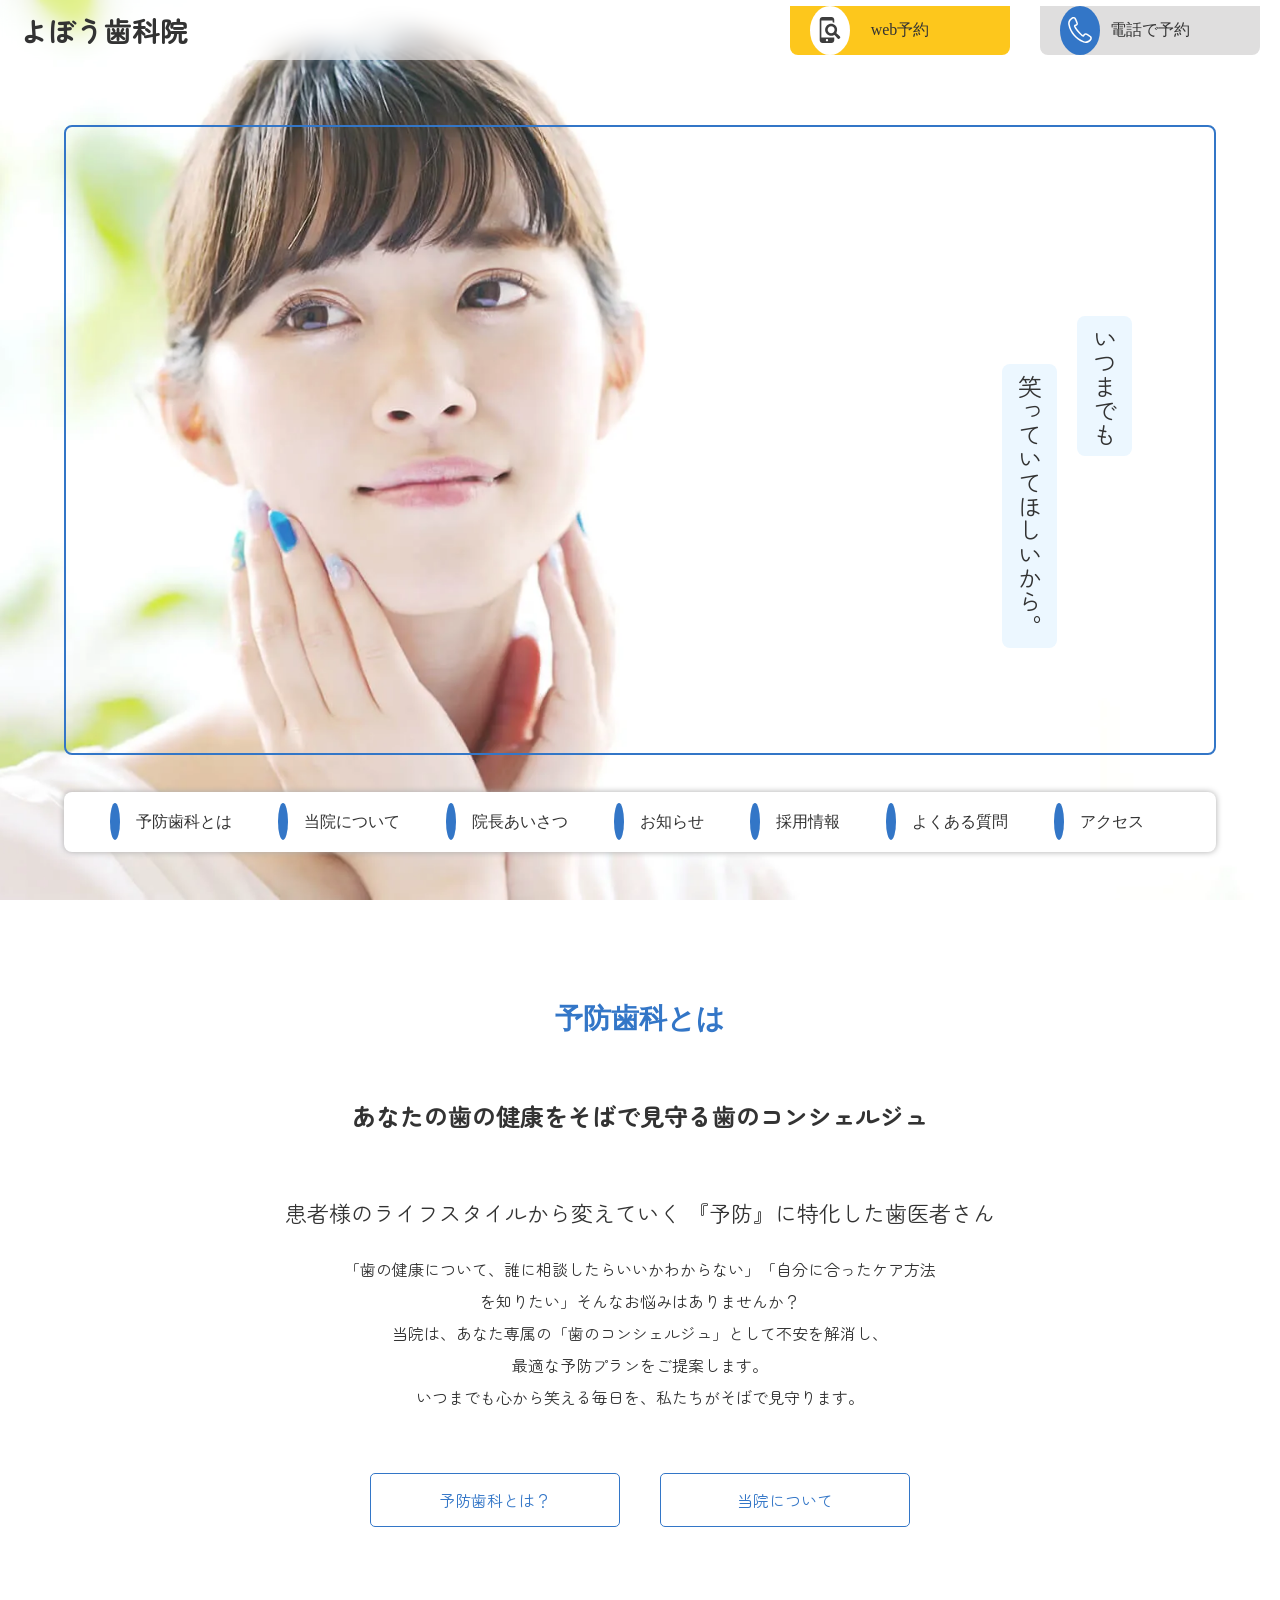
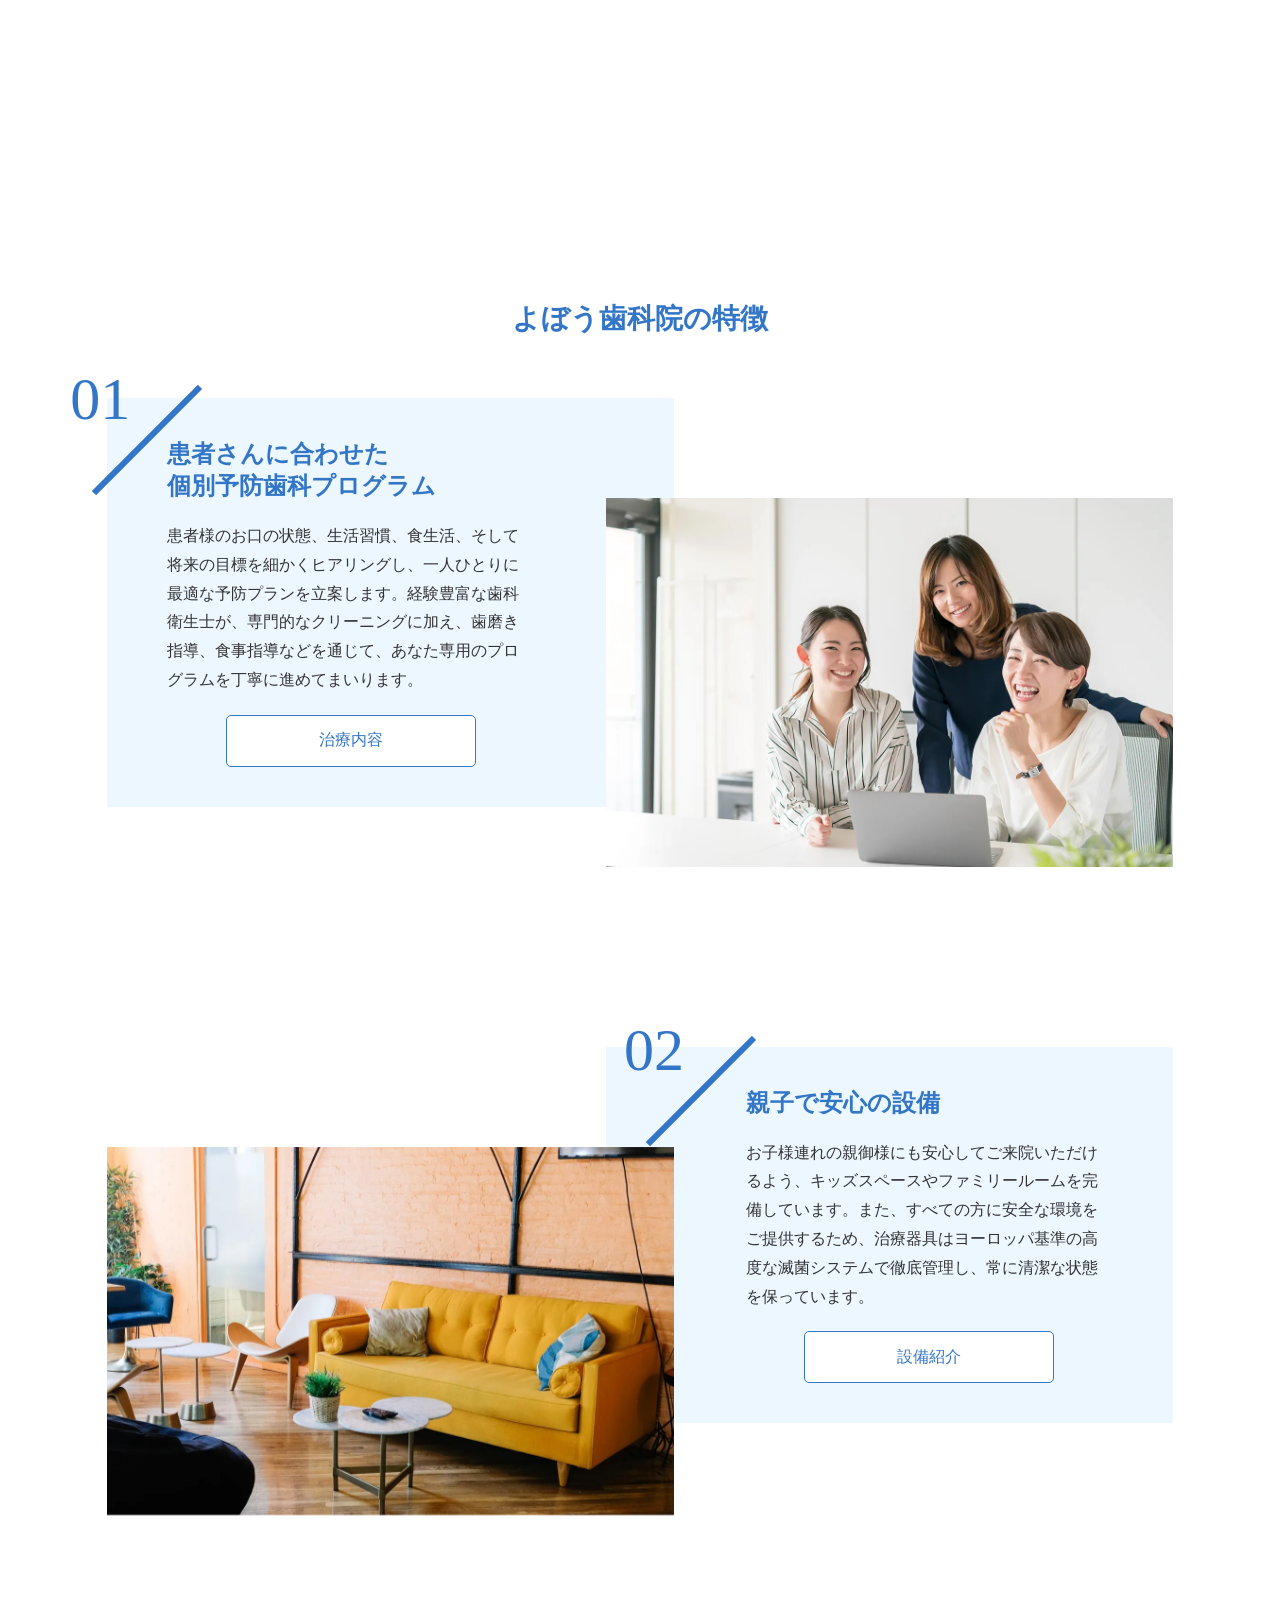
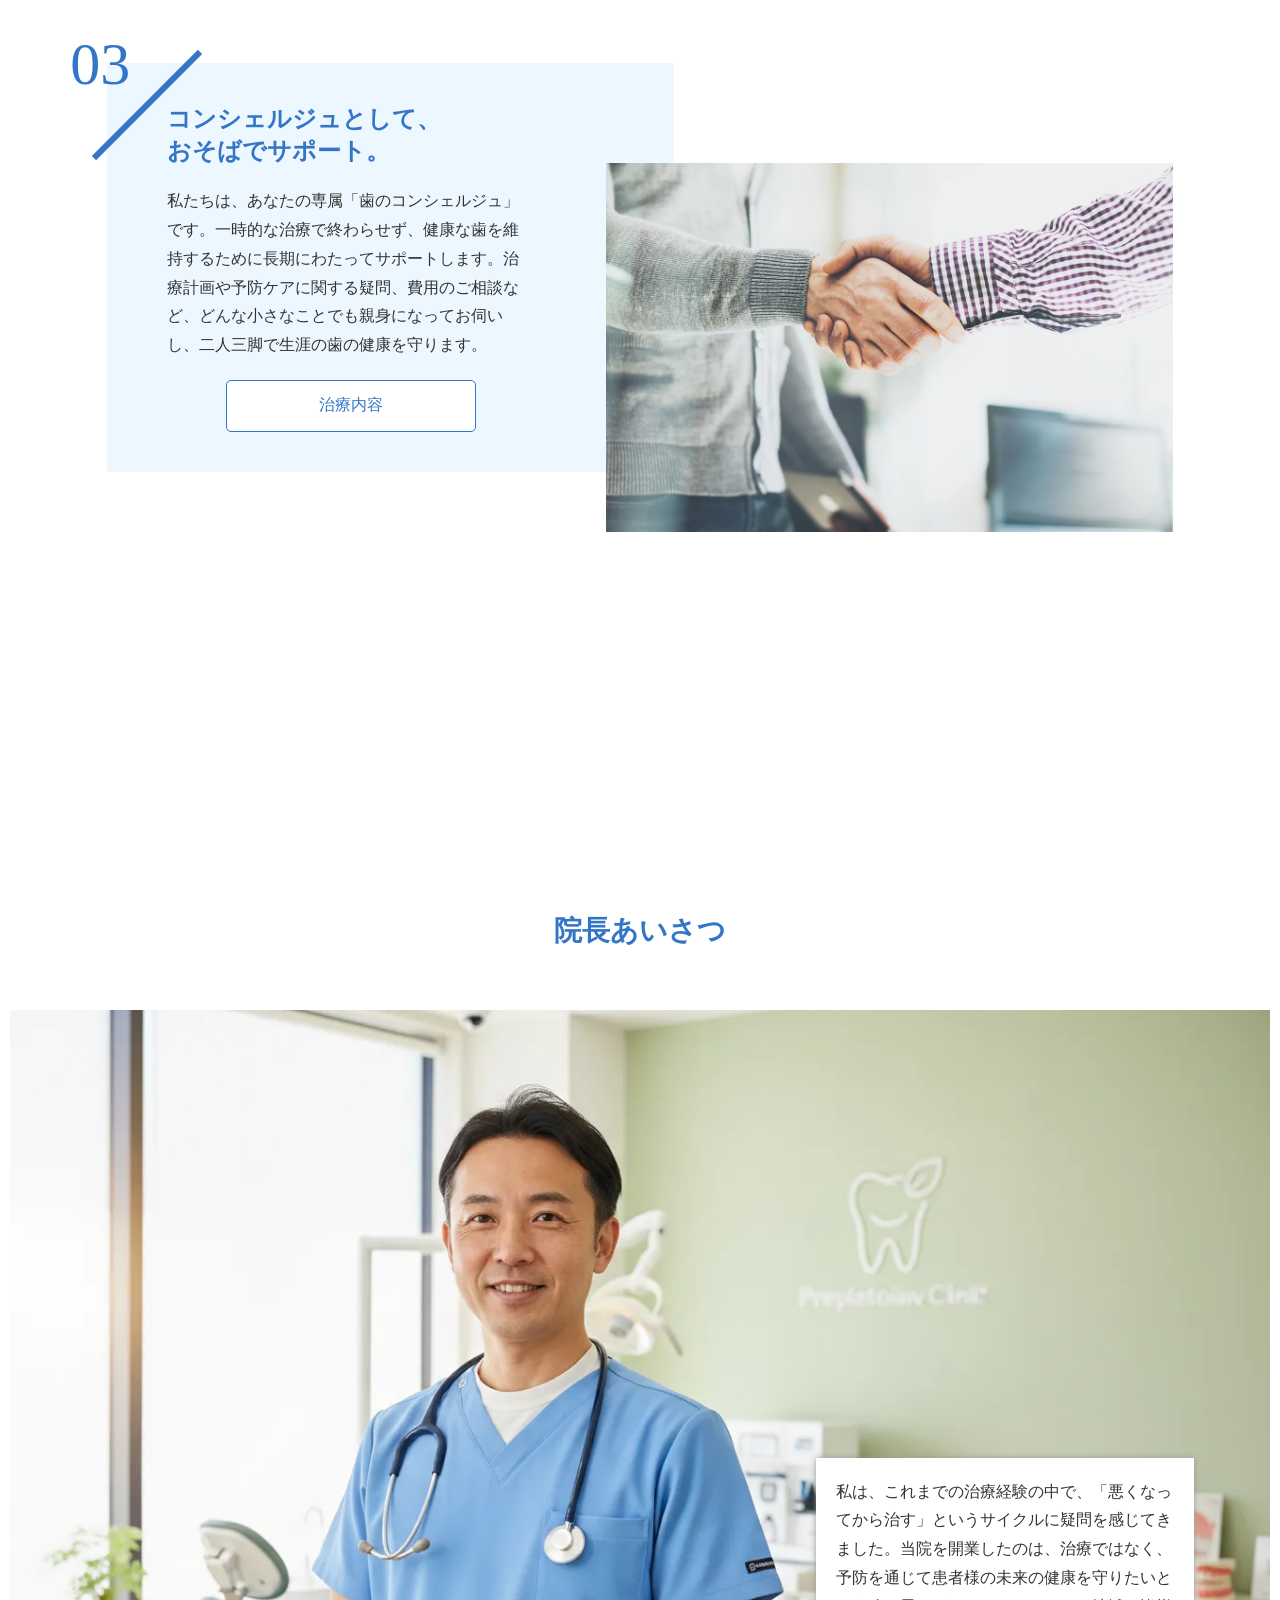
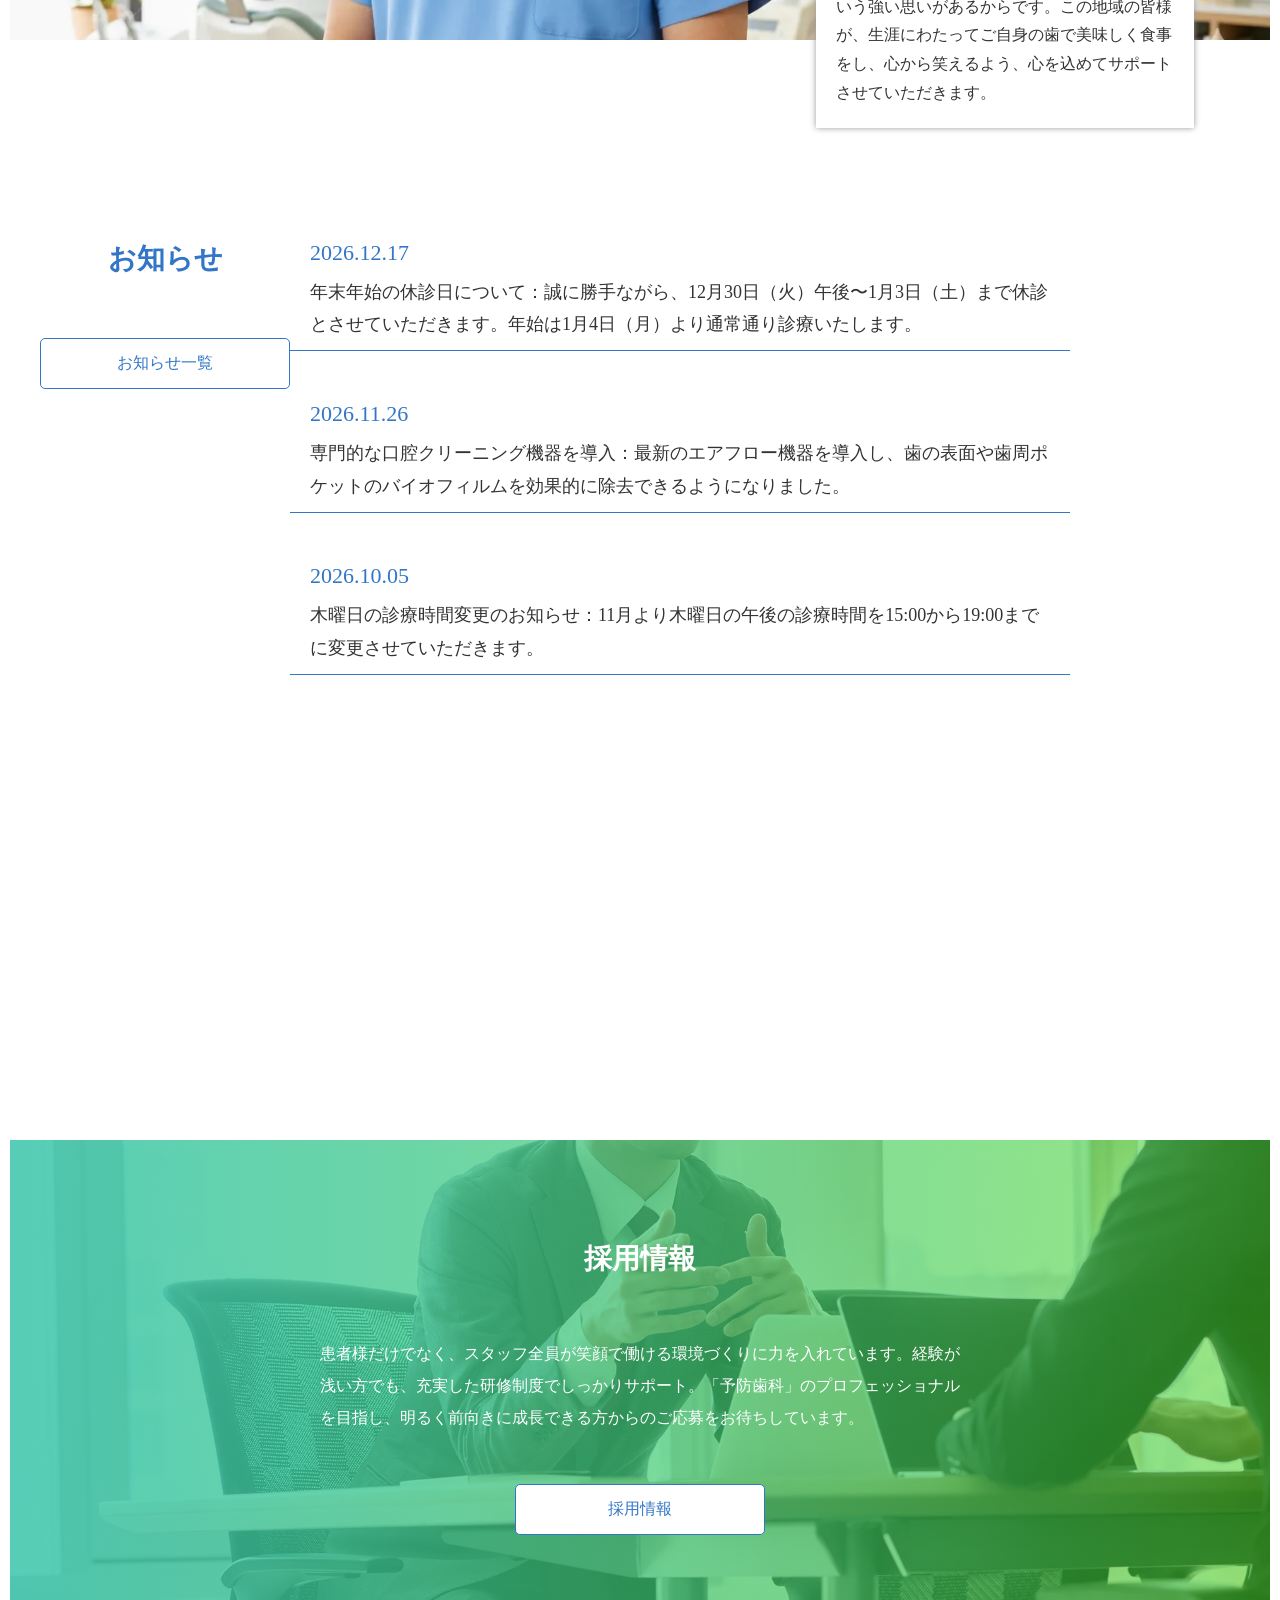
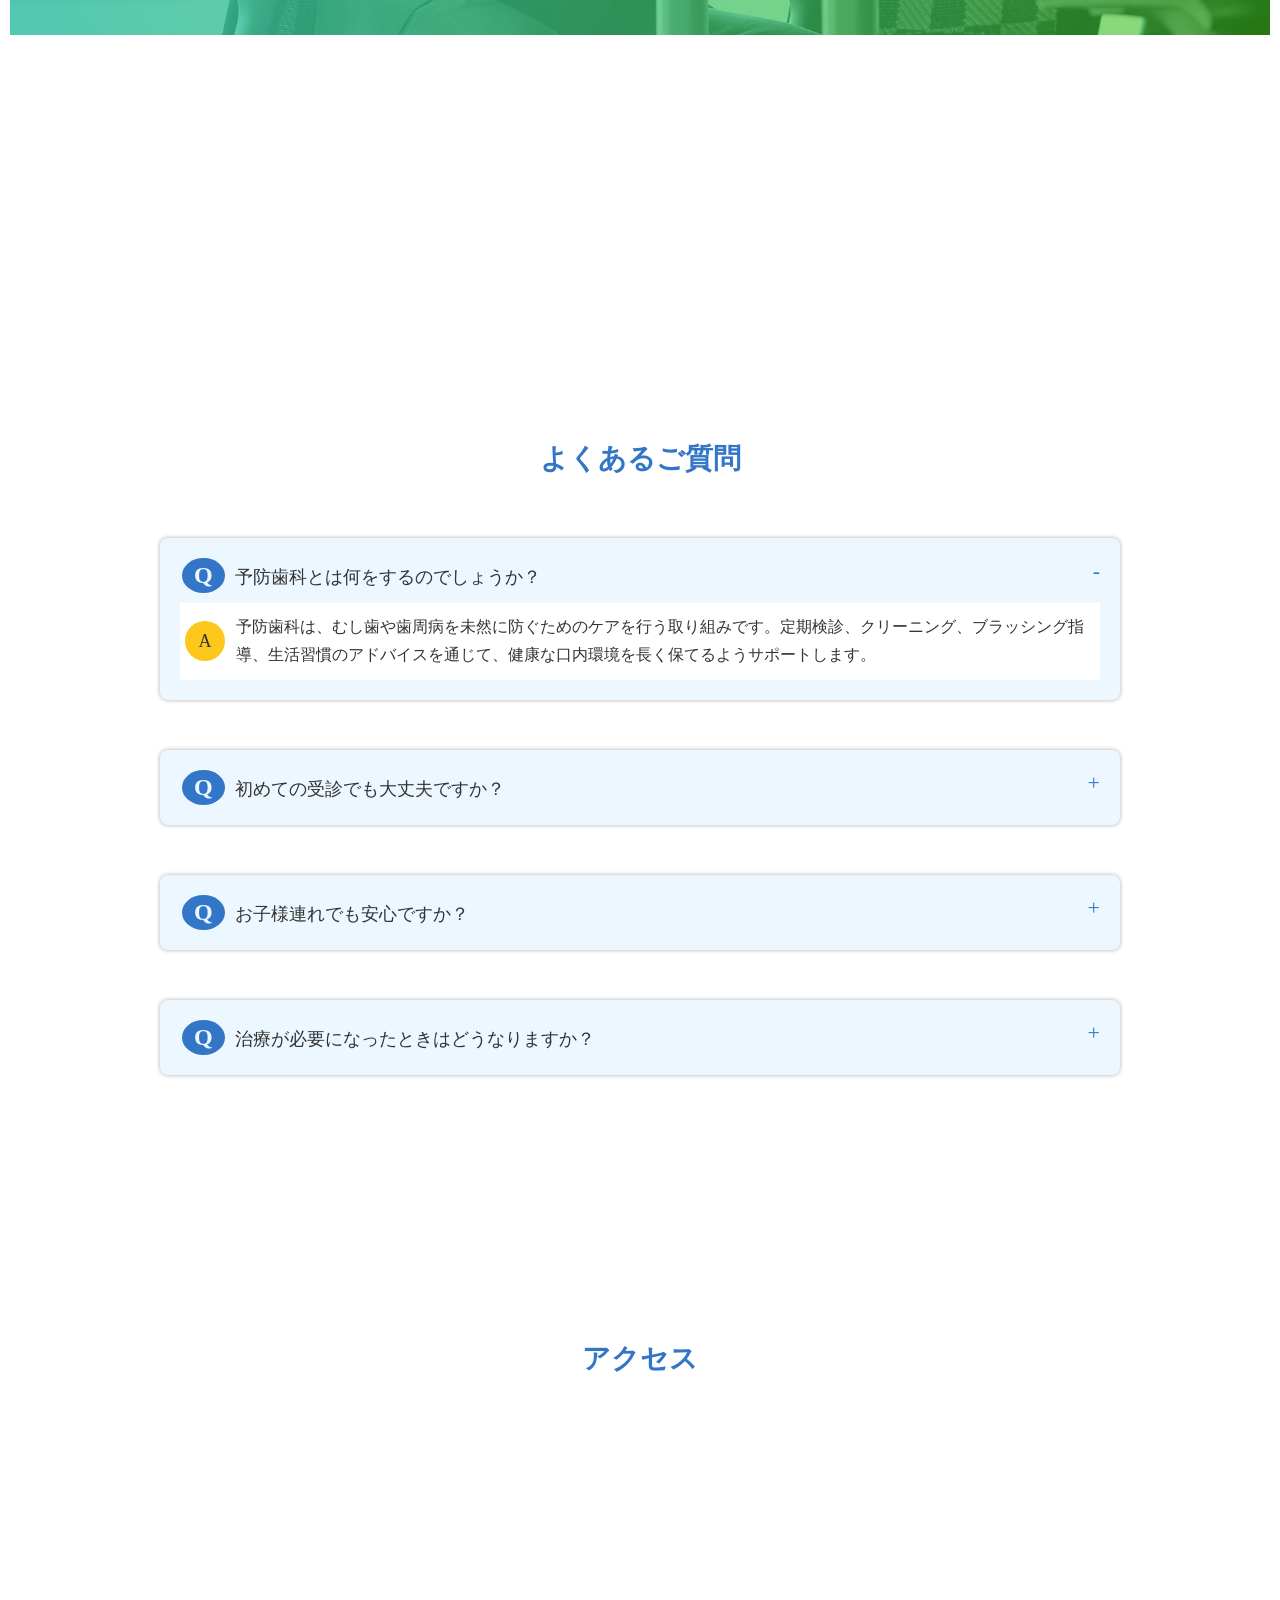
<file: dental-1022/index.html>
<!DOCTYPE html>
<html lang="ja">

<head>
  <meta charset="UTF-8">
  <meta name="viewport" content="width=device-width, initial-scale=1.0">
  <title>Sassを使ったサイト制作</title>
  <link rel="preconnect" href="https://fonts.googleapis.com">
  <link rel="preconnect" href="https://fonts.gstatic.com" crossorigin>
  <link href="https://fonts.googleapis.com/css2?family=Zen+Maru+Gothic&display=swap" rel="stylesheet">
  <link rel="stylesheet" href="css/style.css">
</head>

<body>

  <header>
    <h1><a href="#">よぼう歯科院</a></h1>
    <div class="btn-wrapper">
      <a href="#" class="to-form">web予約</a>
      <a href="#" class="tel">電話で予約</a>
    </div>
  </header>

  <nav class="pc-nav">
    <ul>
      <li><a href="#prevention">予防歯科とは</a></li>
      <li><a href="#about">当院について</a></li>
      <li><a href="#intro">院長あいさつ</a></li>
      <li><a href="#news">お知らせ</a></li>
      <li><a href="#recruit">採用情報</a></li>
      <li><a href="#faq">よくある質問</a></li>
      <li><a href="#access">アクセス</a></li>
    </ul>
  </nav>

  <div class="main-visual">
    <img src="img/main-01.webp" alt="">
  </div>
  <p class="vertical"><span>いつまでも</span>
    <span>笑っていてほしいから。</span>
  </p>

  <main>
    <section class="page-section" id="prevention">
      <h2>予防歯科とは</h2>
      <div class="prevention-wrapper">
        <h3>あなたの歯の健康をそばで見守る歯のコンシェルジュ</h3>
        <p class="tag-line">
          患者様のライフスタイルから変えていく
          『予防』に特化した歯医者さん</p>
        <p class="lead">
          「歯の健康について、誰に相談したらいいかわからない」「自分に合ったケア方法を知りたい」そんなお悩みはありませんか？ <br>当院は、あなた専属の「歯のコンシェルジュ」として不安を解消し、<br>
          最適な予防プランをご提案します。<br>
          いつまでも心から笑える毎日を、私たちがそばで見守ります。</p>
        <div class="prevention-btn-wrapper">
          <a href="#" class="button-1">予防歯科とは？</a>
          <a href="#" class="button-1">当院について</a>
        </div>
      </div>
    </section>

    <section class="page-section" id="about">
      <h2>よぼう歯科院の特徴</h2>
      <div class="about-wrapper">

        <div class="about-inner">
          <div class="about-text">
            <h3>患者さんに合わせた <br>
              個別予防歯科プログラム</h3>
            <p class="number">01</p>
            <p class="about-content">
              患者様のお口の状態、生活習慣、食生活、そして将来の目標を細かくヒアリングし、一人ひとりに最適な予防プランを立案します。経験豊富な歯科衛生士が、専門的なクリーニングに加え、歯磨き指導、食事指導などを通じて、あなた専用のプログラムを丁寧に進めてまいります。
            </p>
            <a href="" class="button-1">治療内容</a>
          </div>
          <div class="about-img">
            <img src="img/content-01.webp" alt="">
          </div>
        </div>

        <div class="about-inner">
          <div class="about-text">
            <h3>親子で安心の設備</h3>
            <p class="number">02</p>
            <p class="about-content">
              お子様連れの親御様にも安心してご来院いただけるよう、キッズスペースやファミリールームを完備しています。また、すべての方に安全な環境をご提供するため、治療器具はヨーロッパ基準の高度な滅菌システムで徹底管理し、常に清潔な状態を保っています。
            </p>
            <a href="" class="button-1">
              設備紹介</a>
          </div>
          <div class="about-img">
            <img src="img/content-02.webp" alt="">
          </div>
        </div>

        <div class="about-inner">
          <div class="about-text">
            <h3>コンシェルジュとして、 <br>おそばでサポート。</h3>
            <p class="number">03</p>
            <p class="about-content">
              私たちは、あなたの専属「歯のコンシェルジュ」です。一時的な治療で終わらせず、健康な歯を維持するために長期にわたってサポートします。治療計画や予防ケアに関する疑問、費用のご相談など、どんな小さなことでも親身になってお伺いし、二人三脚で生涯の歯の健康を守ります。
            </p>
            <a href="" class="button-1">治療内容</a>
          </div>
          <div class="about-img">
            <img src="img/content-03.webp" alt="">
          </div>
        </div>
      </div>
    </section>

    <section class="page-section" id="intro">
      <h2>院長あいさつ</h2>
      <div class="intro-wrapper">
        <img src="img/intro.webp" alt="">
        <P class="intro-text">
          私は、これまでの治療経験の中で、「悪くなってから治す」というサイクルに疑問を感じてきました。当院を開業したのは、治療ではなく、予防を通じて患者様の未来の健康を守りたいという強い思いがあるからです。この地域の皆様が、生涯にわたってご自身の歯で美味しく食事をし、心から笑えるよう、心を込めてサポートさせていただきます。
        </P>
      </div>
    </section>

    <section class="page-section" id="news">
      <div class="news-wrapper">
        <div class="news-title">
          <h2>お知らせ</h2>
          <a href="#" class="button-1"> お知らせ一覧</a>
        </div>

        <dl class="news-list">
          <dt>2026.12.17</dt>
          <dd> 年末年始の休診日について：誠に勝手ながら、12月30日（火）午後〜1月3日（土）まで休診とさせていただきます。年始は1月4日（月）より通常通り診療いたします。</dd>

          <dt>2026.11.26</dt>
          <dd>専門的な口腔クリーニング機器を導入：最新のエアフロー機器を導入し、歯の表面や歯周ポケットのバイオフィルムを効果的に除去できるようになりました。</dd>

          <dt>2026.10.05</dt>
          <dd>木曜日の診療時間変更のお知らせ：11月より木曜日の午後の診療時間を15:00から19:00までに変更させていただきます。
          </dd>
        </dl>
        </div>
    </section>
    
    <section class="page-section" id="recruit">

      <div class="recruit-wrapper">
        <h2>採用情報</h2>
        <p class="recruit-text">
          患者様だけでなく、スタッフ全員が笑顔で働ける環境づくりに力を入れています。経験が浅い方でも、充実した研修制度でしっかりサポート。「予防歯科」のプロフェッショナルを目指し、明るく前向きに成長できる方からのご応募をお待ちしています。
        </p>
        <a href="#" class="button-1">採用情報</a>
      </div>
    </section>

    <section class="page-section" id="faq">

      <h2 >よくあるご質問</h2>

      <div class="faq-list">
        <details open name="faq">
          <summary>予防歯科とは何をするのでしょうか？</summary>
          <p class="answer">予防歯科は、むし歯や歯周病を未然に防ぐためのケアを行う取り組みです。定期検診、クリーニング、ブラッシング指導、生活習慣のアドバイスを通じて、健康な口内環境を長く保てるようサポートします。</p>
        </details>

        <details name="faq">
          <summary>初めての受診でも大丈夫ですか？</summary>
            <p class="answer">はい、初めての方でも安心してご来院いただけます。お口の状態やご不安なことを丁寧にお伺いし、今後のケアについてわかりやすくご説明いたします。</p>
        </details>

        <details name="faq">
          <summary>お子様連れでも安心ですか？</summary>
            <p class="answer">もちろんです。小さなお子様連れのご家族にも安心してご来院いただけるよう、優しい対応を心がけています。早い時期からの予防ケアで、将来の歯の健康を守ることができます。</p>
        </details>

        <details name="faq">
          <summary>治療が必要になったときはどうなりますか？</summary>
            <p class="answer">まずは状態を丁寧に確認し、最適な治療計画をご提案します。患者様に安心してご納得いただけるよう、わかりやすくご説明したうえで、負担を少なくしながら進めていきます。</p>
        </details>
      </div>
    </section>

    <section class="page-section" id="access">
      <h2>アクセス</h2>
    </section>

  </main>

  <footer></footer>

</body>

</html>
</file>
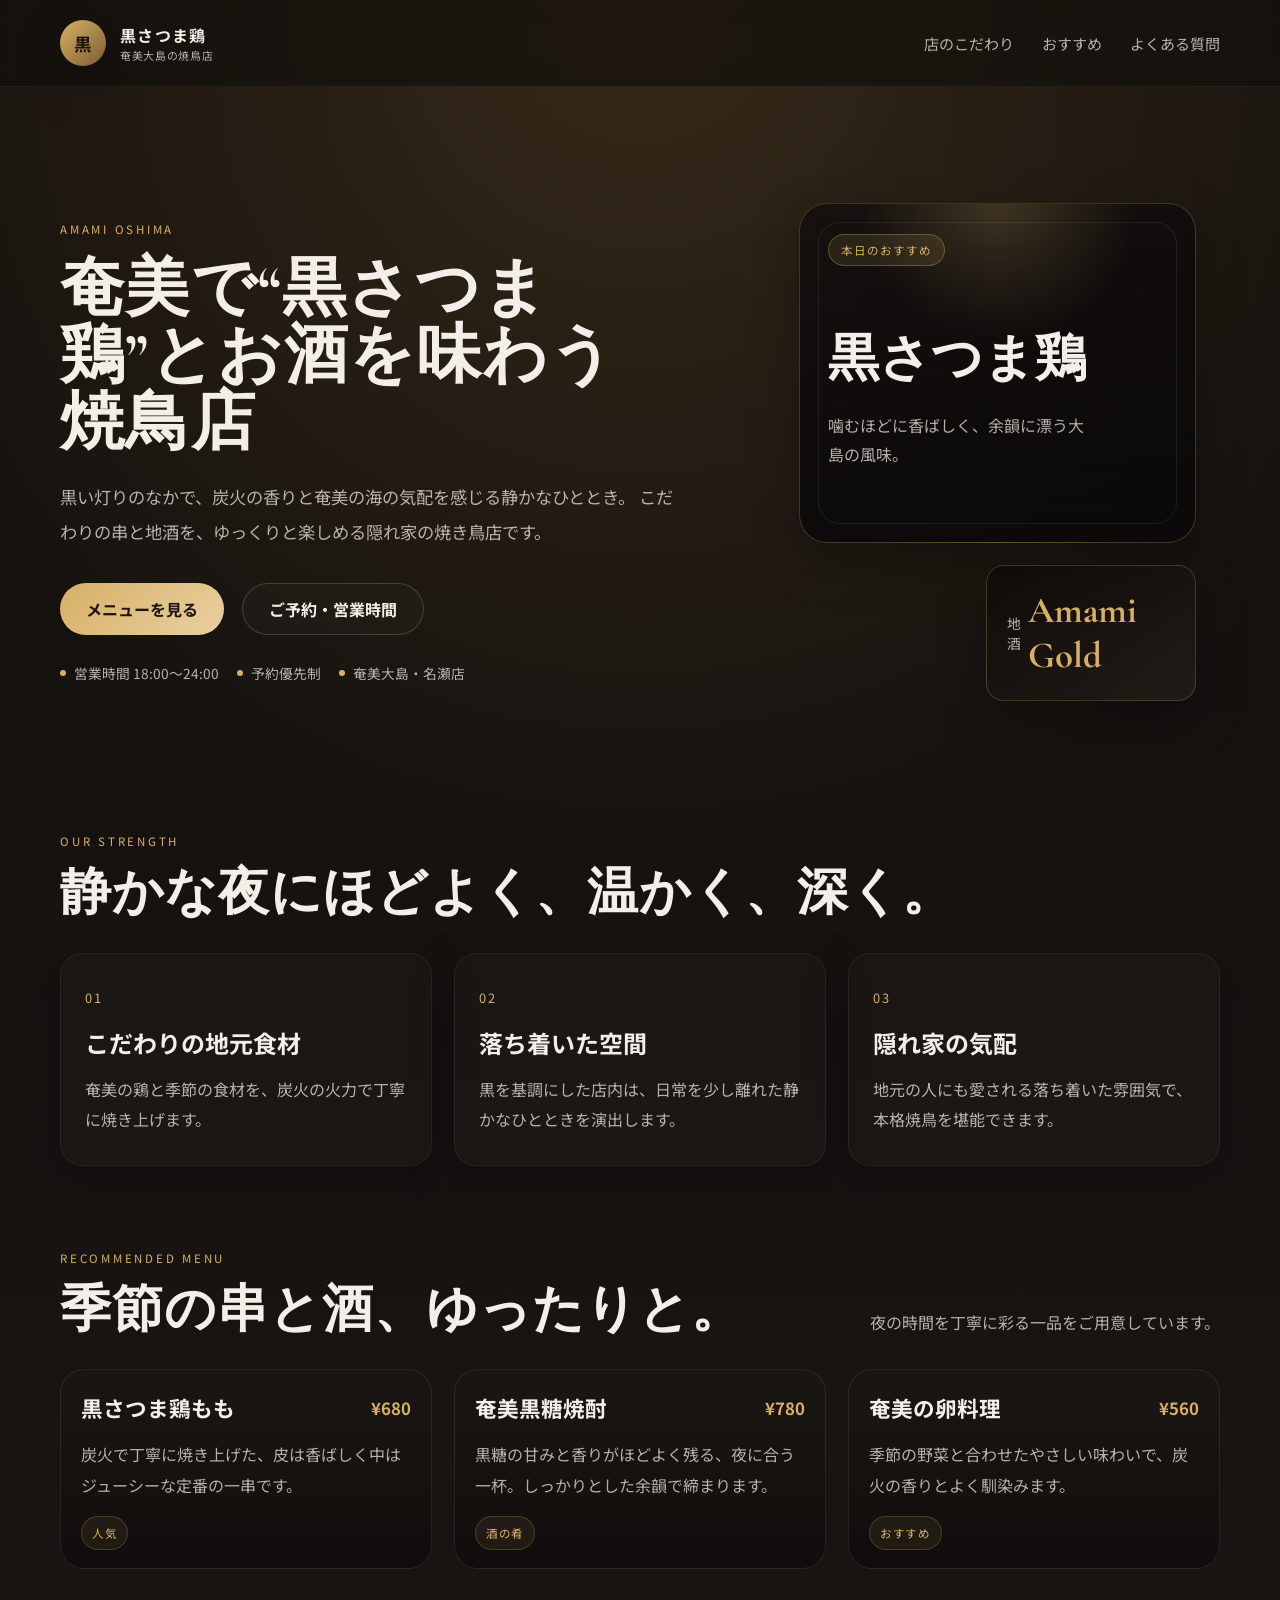
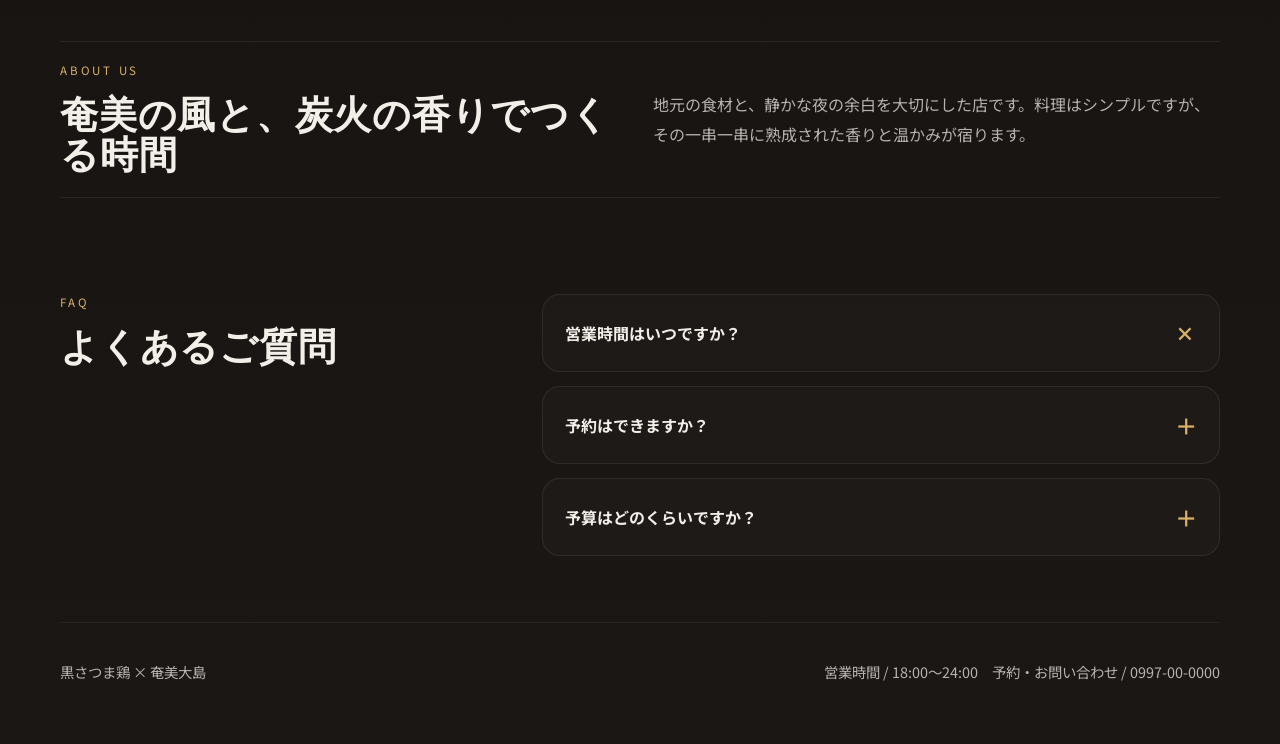
<file: git1023/index.html>
<!DOCTYPE html>
<html lang="ja">
  <head>
    <meta charset="UTF-8" />
    <meta name="viewport" content="width=device-width, initial-scale=1.0" />
    <title>黒さつま鶏と酒の店｜奄美大島</title>
    <meta
      name="description"
      content="奄美大島の焼き鳥店「黒さつま鶏と酒の店」。黒い空気感と炭火の香り、地元の食材を楽しめる隠れ家の焼鳥店です。"
    />
    <link rel="preconnect" href="https://fonts.googleapis.com" />
    <link rel="preconnect" href="https://fonts.gstatic.com" crossorigin />
    <link
      href="https://fonts.googleapis.com/css2?family=Cormorant+Garamond:wght@500;600;700&family=Noto+Sans+JP:wght@400;500;700&display=swap"
      rel="stylesheet"
    />
    <link rel="stylesheet" href="styles.css" />
  </head>
  <body>
    <div class="page-shell">
      <header class="site-header">
        <div class="container header-inner">
          <div class="brand-wrap" aria-label="ブランドロゴ">
            <span class="brand-mark">黒</span>
            <div>
              <p class="brand-name">黒さつま鶏</p>
              <p class="brand-sub">奄美大島の焼鳥店</p>
            </div>
          </div>

          <nav class="site-nav" aria-label="グローバルナビゲーション">
            <a href="#story">店のこだわり</a>
            <a href="#menu">おすすめ</a>
            <a href="#faq">よくある質問</a>
          </nav>
        </div>
      </header>

      <main>
        <section class="hero">
          <div class="container hero-inner">
            <div class="hero-copy">
              <p class="eyebrow">Amami Oshima</p>
              <h1>奄美で“黒さつま鶏”とお酒を味わう焼鳥店</h1>
              <p class="lead">
                黒い灯りのなかで、炭火の香りと奄美の海の気配を感じる静かなひととき。
                こだわりの串と地酒を、ゆっくりと楽しめる隠れ家の焼き鳥店です。
              </p>
              <div class="cta-group">
                <a class="button primary" href="#menu">メニューを見る</a>
                <a class="button secondary" href="#faq">ご予約・営業時間</a>
              </div>
              <ul class="hero-meta" aria-label="店舗情報">
                <li>営業時間 18:00〜24:00</li>
                <li>予約優先制</li>
                <li>奄美大島・名瀬店</li>
              </ul>
            </div>

            <div class="hero-visual" aria-label="店舗イメージ">
              <div class="visual-card main-card">
                <span class="card-tag">本日のおすすめ</span>
                <h2>黒さつま鶏</h2>
                <p>噛むほどに香ばしく、余韻に漂う大島の風味。</p>
              </div>
              <div class="visual-card accent-card">
                <span>地酒</span>
                <strong>Amami Gold</strong>
              </div>
            </div>
          </div>
        </section>

        <section class="feature-section" id="story">
          <div class="container">
            <div class="section-heading">
              <p class="eyebrow">Our Strength</p>
              <h2>静かな夜にほどよく、温かく、深く。</h2>
            </div>

            <div class="feature-grid">
              <article class="feature-card">
                <span class="feature-number">01</span>
                <h3>こだわりの地元食材</h3>
                <p>奄美の鶏と季節の食材を、炭火の火力で丁寧に焼き上げます。</p>
              </article>
              <article class="feature-card">
                <span class="feature-number">02</span>
                <h3>落ち着いた空間</h3>
                <p>黒を基調にした店内は、日常を少し離れた静かなひとときを演出します。</p>
              </article>
              <article class="feature-card">
                <span class="feature-number">03</span>
                <h3>隠れ家の気配</h3>
                <p>地元の人にも愛される落ち着いた雰囲気で、本格焼鳥を堪能できます。</p>
              </article>
            </div>
          </div>
        </section>

        <section class="menu-section" id="menu">
          <div class="container">
            <div class="section-heading split-heading">
              <div>
                <p class="eyebrow">Recommended Menu</p>
                <h2>季節の串と酒、ゆったりと。</h2>
              </div>
              <p class="heading-note">夜の時間を丁寧に彩る一品をご用意しています。</p>
            </div>

            <div class="menu-grid" id="menu-grid" aria-live="polite"></div>
          </div>
        </section>

        <section class="story-band">
          <div class="container story-band-inner">
            <div>
              <p class="eyebrow">About us</p>
              <h2>奄美の風と、炭火の香りでつくる時間</h2>
            </div>
            <p>
              地元の食材と、静かな夜の余白を大切にした店です。料理はシンプルですが、
              その一串一串に熟成された香りと温かみが宿ります。
            </p>
          </div>
        </section>

        <section class="faq-section" id="faq">
          <div class="container faq-wrap">
            <div class="section-heading faq-heading">
              <p class="eyebrow">FAQ</p>
              <h2>よくあるご質問</h2>
            </div>
            <div class="faq-list" id="faq-list" aria-live="polite"></div>
          </div>
        </section>
      </main>

      <footer class="site-footer">
        <div class="container footer-inner">
          <p>黒さつま鶏 × 奄美大島</p>
          <p>営業時間 / 18:00〜24:00　予約・お問い合わせ / 0997-00-0000</p>
        </div>
      </footer>
    </div>

    <script src="script.js"></script>
  </body>
</html>
</file>
<file: dental-1022/css/style.css>
html {
  box-sizing: border-box;
  -webkit-text-size-adjust: 100%;
}

*, :after, :before {
  background-repeat: no-repeat;
  box-sizing: inherit;
}

:after, :before {
  text-decoration: inherit;
  vertical-align: inherit;
}

* {
  padding: 0;
  margin: 0;
  box-sizing: border-box;
}

audio:not([controls]) {
  display: none;
  height: 0;
}

hr {
  overflow: visible;
}

article, aside, details, figcaption, figure, footer, header, main, menu, nav, section, summary {
  display: block;
}

summary {
  display: list-item;
}

small {
  font-size: 80%;
}

[hidden], template {
  display: none;
}

abbr[title] {
  border-bottom: 1px dotted;
  text-decoration: none;
}

a {
  background-color: transparent;
  -webkit-text-decoration-skip: objects;
}

a:active, a:hover {
  outline-width: 0;
}

code, kbd, pre, samp {
  font-family: monospace, monospace;
}

b, strong {
  font-weight: bolder;
}

dfn {
  font-style: italic;
}

mark {
  background-color: #ff0;
  color: #000;
}

sub, sup {
  font-size: 75%;
  line-height: 0;
  position: relative;
  vertical-align: baseline;
}

sub {
  bottom: -0.25em;
}

sup {
  top: -0.5em;
}

input {
  border-radius: 0;
}

[role=button], [type=button], [type=reset], [type=submit], button {
  cursor: pointer;
}

[disabled] {
  cursor: default;
}

[type=number] {
  width: auto;
}

[type=search][type=search]::-webkit-search-cancel-button, [type=search]::-webkit-search-decoration {
  -webkit-appearance: none;
}

textarea {
  overflow: auto;
  resize: vertical;
}

button, input, optgroup, select, textarea {
  font: inherit;
}

optgroup {
  font-weight: 700;
}

button {
  overflow: visible;
}

[type=button]::-moz-focus-inner, [type=reset]::-moz-focus-inner, [type=submit]::-moz-focus-inner, button::-moz-focus-inner {
  border-style: 0;
  padding: 0;
}

[type=button]::-moz-focus-inner, [type=reset]::-moz-focus-inner, [type=submit]::-moz-focus-inner, button:-moz-focusring {
  outline: 1px dotted;
}

[type=reset], [type=submit], button, html [type=button] button, select {
  text-transform: none;
}

button, input, select, textarea {
  background-color: transparent;
  border-style: none;
  color: inherit;
}

select::-ms-expand {
  display: none;
}

select::-ms-value {
  color: currentColor;
}

legend {
  border: 0;
  color: inherit;
  display: table;
  max-width: 100%;
  white-space: normal;
}

::-webkit-file-upload-button {
  -webkit-appearance: button;
  font: inherit;
}

[type=search] img {
  border-style: none;
  vertical-align: bottom;
}

progress {
  vertical-align: baseline;
}

svg:not(:root) {
  overflow: hidden;
}

audio, canvas, progress, video {
  display: inline-block;
}

@media screen {
  [hidden~=screen] {
    display: inherit;
  }
  [hidden~=screen]:not(:active):not(:focus):not(:target) {
    position: absolute !important;
    clip: rect(0 0 0 0) !important;
  }
}
[aria-busy=true] {
  cursor: progress;
}

[aria-controls] {
  cursor: pointer;
}

[aria-disabled] {
  cursor: default;
}

::-moz-selection {
  background-color: #b3d4fc;
  color: #000;
  text-shadow: none;
}

::selection {
  background-color: #b3d4fc;
  color: #000;
  text-shadow: none;
}

ul, ol {
  list-style: none;
}

a {
  text-decoration: none;
}

img {
  max-width: 100%;
  vertical-align: bottom;
}

:root {
  --base_color: #fff;
  --main_color: #3376c7;
  --sub_color1: #ecf7ff;
  --sub_color2: #fdc71c;
  --text_color: #333;
  --font_ja:"Zen Maru Gothic", sans-serif;
}

body {
  background-color: var(--base_color);
  backdrop-filter: blur(10px);
  color: var(--text_color);
}

a {
  color: var(--text_color);
}

h1 {
  font-family: var(--font_ja);
}

header {
  width: 100%;
  height: 60px;
  background-color: rgba(255, 255, 255, 0.5333333333);
  backdrop-filter: blur(10px);
  color: var(--text_color);
  position: fixed;
  top: 0;
  left: 0;
  z-index: 100;
  display: flex;
  justify-content: space-between;
  align-items: center;
  padding: 0 20px;
}
header > h1 {
  font-size: 1.75rem;
  font-family: var(--font_ja);
}

.btn-wrapper {
  display: flex;
  gap: 0 30px;
}
.btn-wrapper > a {
  display: block;
  background-color: var(--sub_color2);
  width: 220px;
  padding: 14px 0;
  border-radius: 0 0 8px 8px;
  text-align: center;
  position: relative;
}
.btn-wrapper > a::before {
  display: block;
  content: "";
  width: 40px;
  aspect-ratio: 1/1;
  background: #fff url(../img/phone.svg) no-repeat 50% 50%/26px;
  position: absolute;
  top: 0;
  bottom: 0;
  left: 20px;
  margin: auto;
  border-radius: 50%;
}
.btn-wrapper > a.tel {
  background-color: #dfdede;
}
.btn-wrapper > a.tel::before {
  background: var(--main_color) url(../img/tel.svg) no-repeat 50% 50%/26px;
}

.pc-nav {
  width: 90%;
  height: 60px;
  background-color: var(--base_color);
  box-shadow: 0 0 6px #aaa;
  border-radius: 8px;
  position: absolute;
  top: 88vh;
  left: 0;
  right: 0;
  margin: auto;
  z-index: 100;
}
.pc-nav > ul {
  display: flex;
  height: 60px;
  justify-content: center;
  align-items: center;
  gap: 0 40px;
}
.pc-nav > ul a {
  padding: 10px 16px;
  position: relative;
}
.pc-nav > ul a:hover {
  text-decoration: underline 3px var(--main_color);
  text-underline-offset: 4px;
}
.pc-nav > ul a::after {
  display: block;
  content: "";
  width: 10px;
  aspect-ratio: 1/1;
  border-radius: 50%;
  background-color: var(--main_color);
  position: absolute;
  top: 0;
  left: -10px;
  bottom: 0;
  margin: auto;
}

.main-visual {
  width: 100%;
  height: 100vh;
  position: relative;
}
.main-visual > img {
  object-fit: cover;
  object-position: 50% 30%;
  width: 100%;
  height: 100%;
}
.main-visual::before {
  display: block;
  content: "";
  width: 90%;
  height: 70%;
  position: absolute;
  inset: 0;
  top: -20px;
  margin: auto;
  border: 2px solid var(--main_color);
  border-radius: 8px;
}

.vertical {
  writing-mode: vertical-rl;
  position: absolute;
  right: 10%;
  top: 24vh;
  font-family: var(--font_ja);
  font-size: 24px;
  z-index: 50;
}
.vertical > span {
  display: block;
  background-color: var(--sub_color1);
  margin: 100px 20px;
  padding: 10px;
  height: fit-content;
  border-radius: 8px;
}
.vertical > span:nth-of-type(2) {
  position: relative;
  top: 2em;
  margin-right: 10px;
}

.page-section {
  padding: 100px 10px;
  min-height: 100vh;
}
.page-section h2 {
  font-family: var --font_ja;
  color: var(--main_color);
  text-align: center;
  font-size: 28px;
  margin-bottom: 60px;
}

.prevention-wrapper {
  text-align: center;
  font-family: var(--font_ja);
}
.prevention-wrapper h3 {
  font-size: 1.5rem;
  margin-bottom: 60px;
}
.prevention-wrapper .tag-line {
  font-size: 1.375rem;
  margin-bottom: 20px;
  line-height: 1.8;
}
.prevention-wrapper .lead {
  max-width: 600px;
  margin: 0 auto 60px;
  line-height: 2;
}
.prevention-wrapper .prevention-btn-wrapper {
  display: flex;
  justify-content: center;
  gap: 0 40px;
}

.about-inner {
  width: 90%;
  margin: 0 auto 240px;
  position: relative;
}

.about-text {
  background-color: var(--sub_color1);
  width: 50%;
  aspect-ratio: 4/2.6;
  padding: 40px 140px 40px 60px;
  margin-left: 3%;
}
.about-text > h3 {
  color: var(--main_color);
  font-size: 24px;
  margin-bottom: 20px;
}
.about-text .about-content {
  line-height: 1.8;
  margin-bottom: 20px;
}
.about-text > a {
  margin: 0 auto;
}

.about-img {
  width: 50%;
  aspect-ratio: 4/2.6;
  right: 100px;
  top: 100px;
  position: absolute;
  right: 3%;
  top: 100px;
}
.about-img > img {
  object-fit: cover;
  width: 100%;
  height: 100%;
}

.number {
  width: 100px;
  aspect-ratio: 1/1;
  font-size: 60px;
  text-align: center;
  position: absolute;
  top: -8%;
  left: -2%;
  color: var(--main_color);
}
.number::after {
  display: block;
  content: "";
  width: 6%;
  height: 150px;
  background-color: var(--main_color);
  position: absolute;
  right: 0;
  top: 0;
  rotate: 45deg;
}

.about-inner:nth-of-type(2) {
  display: flex;
  flex-direction: row-reverse;
}
.about-inner:nth-of-type(2) .about-img {
  left: 3%;
}
.about-inner:nth-of-type(2) .about-text {
  margin-right: 3%;
  padding: 40px 60px 40px 140px;
  position: relative;
}
.about-inner:nth-of-type(2) .number {
  left: -2px;
}

.intro-wrapper {
  width: 100%;
  height: 70vh;
  position: relative;
}
.intro-wrapper > img {
  object-fit: cover;
  object-position: 50% 50%;
  width: 100%;
  height: 100%;
  object-position: 50% 30%;
}
.intro-wrapper .intro-text {
  width: 30%;
  height: fit-content;
  padding: 20px;
  position: absolute;
  right: 6%;
  bottom: -14%;
  background-color: #fff;
  box-shadow: 0 0 6px #999;
  line-height: 1.8;
}

.news-wrapper {
  display: flex;
  max-width: 1200px;
  margin: 0 auto;
}

.new-title {
  width: 35%;
  padding-top: 100px;
}
.new-title > h2 {
  text-align: left;
}

.news-list {
  width: 65%;
}
.news-list > dt {
  color: var(--main_color);
  font-size: 22px;
  font-weight: normal;
  margin-bottom: 10px;
  padding-left: 20px;
}
.news-list > dd {
  font-size: 18px;
  line-height: 1.8;
  margin-bottom: 50px;
  border-bottom: 1px solid var(--main_color);
  padding: 0 20px 10px;
}

.recruit-wrapper {
  width: 100%;
  background: url(../img/recruit.webp) no-repeat center center/cover;
  padding: 100px 0;
  position: relative;
  z-index: -2;
  color: #fff;
}
.recruit-wrapper::after {
  display: block;
  content: "";
  width: 100%;
  height: 100%;
  background-image: linear-gradient(90deg, rgba(58, 197, 171, 0.8509803922) 0%, rgba(66, 210, 22, 0.5333333333) 100%);
  position: absolute;
  top: 0;
  left: 0;
  z-index: -1;
}
.recruit-wrapper > h2 {
  color: #fff;
}
.recruit-wrapper .recruit-text {
  max-width: 640px;
  margin: 0 auto 50px;
  line-height: 2;
}
.recruit-wrapper > a {
  margin: 0 auto;
}

.faq-list {
  max-width: 960px;
  margin: 0 auto;
}

details {
  background-color: var(--sub_color1);
  margin-bottom: 50px;
  box-shadow: 0 0 4px #aaa;
  border-radius: 8px;
  padding: 20px;
}
details[open] > summary::after {
  content: "-";
}
details summary {
  list-style: none;
  font-size: 1.125rem;
  cursor: pointer;
  padding-left: 2px;
  position: relative;
}
details summary::before {
  display: inline-block;
  content: "Q";
  padding: 4px 12px;
  border-radius: 50%;
  background-color: var(--main_color);
  color: var(--sub_color1);
  font-size: 1.5rem;
  font-weight: bold;
  margin-right: 10px;
}
details summary::after {
  display: inline-block;
  content: "+";
  color: var(--main_color);
  font-size: 1.375rem;
  position: absolute;
  right: 0;
  top: 0;
  bottom: 0;
  margin: auto;
}

.answer {
  background-color: #fff;
  padding: 10px 10px 10px 56px;
  margin-top: 10px;
  line-height: 1.8;
  position: relative;
}
.answer::before {
  display: flex;
  justify-content: center;
  align-items: center;
  content: "A";
  background-color: var(--sub_color2);
  width: 40px;
  height: 40px;
  text-align: center;
  font-size: 1.125rem;
  border-radius: 50%;
  position: absolute;
  top: 0;
  bottom: 0;
  left: 5px;
  margin: auto;
}

.button-1 {
  display: flex;
  justify-content: center;
  align-items: center;
  width: 250px;
  padding: 0.9em 2em;
  border: 1px solid var(--main_color);
  border-radius: 5px;
  background-color: #fff;
  color: var(--main_color);
  font-size: 1em;
}

.button-1:hover {
  background-color: var(--main_color);
  color: #fff;
  transition: 0.3s;
}/*# sourceMappingURL=style.css.map */
</file>
<file: git1023/styles.css>
:root {
  --font-family: "Noto Sans JP", sans-serif;
  --heading-font: "Cormorant Garamond", serif;
  --primary-color: #d7b066;
  --secondary-color: #8b6a3d;
  --bg-color: #120f0d;
  --panel-color: #1b1715;
  --panel-alt: #211d1a;
  --text-color: #f3eee8;
  --muted-color: rgba(243, 238, 232, 0.72);
  --card-border: rgba(215, 176, 102, 0.25);
  --shadow-soft: 0 18px 48px rgba(0, 0, 0, 0.28);
}

* {
  box-sizing: border-box;
}

html {
  scroll-behavior: smooth;
}

body {
  margin: 0;
  font-family: var(--font-family);
  background:
    radial-gradient(circle at top, rgba(129, 96, 48, 0.32), transparent 36%),
    linear-gradient(180deg, #120f0d 0%, #1a1714 100%);
  color: var(--text-color);
}

img {
  max-width: 100%;
  display: block;
}

 a {
  color: inherit;
  text-decoration: none;
}

.page-shell {
  min-height: 100vh;
}

.container {
  width: min(1160px, calc(100% - 48px));
  margin: 0 auto;
}

.site-header {
  position: sticky;
  top: 0;
  z-index: 10;
  backdrop-filter: blur(12px);
  background: rgba(18, 15, 13, 0.68);
  border-bottom: 1px solid rgba(255, 255, 255, 0.06);
}

.header-inner {
  display: flex;
  align-items: center;
  justify-content: space-between;
  min-height: 86px;
}

.brand-wrap {
  display: flex;
  align-items: center;
  gap: 14px;
}

.brand-mark {
  display: grid;
  place-items: center;
  width: 46px;
  height: 46px;
  border-radius: 50%;
  background: linear-gradient(135deg, var(--primary-color), #7e5d32);
  color: #1d140d;
  font-weight: 700;
  font-size: 1.1rem;
  box-shadow: var(--shadow-soft);
}

.brand-name,
.brand-sub {
  margin: 0;
}

.brand-name {
  font-size: 1rem;
  font-weight: 700;
  letter-spacing: 0.08em;
}

.brand-sub {
  color: var(--muted-color);
  font-size: 0.68rem;
  letter-spacing: 0.06em;
}

.site-nav {
  display: flex;
  gap: 28px;
  color: var(--muted-color);
  font-size: 0.94rem;
}

.site-nav a {
  transition: color 0.2s ease;
}

.site-nav a:hover {
  color: var(--text-color);
}

.hero {
  padding: 92px 0 54px;
}

.hero-inner {
  display: grid;
  grid-template-columns: 1.2fr 0.8fr;
  gap: 48px;
  align-items: center;
}

.eyebrow {
  margin: 0 0 18px;
  color: var(--primary-color);
  font-size: 0.72rem;
  letter-spacing: 0.24em;
  text-transform: uppercase;
}

.hero-copy h1,
.section-heading h2,
.story-band h2 {
  margin: 0;
  line-height: 1.05;
  letter-spacing: 0.02em;
  font-weight: 700;
}

.hero-copy h1 {
  max-width: 620px;
  font-size: clamp(3rem, 5vw, 5.2rem);
  font-family: var(--heading-font);
}

.lead {
  max-width: 620px;
  margin-top: 24px;
  font-size: 1.08rem;
  line-height: 2;
  color: var(--muted-color);
}

.cta-group {
  display: flex;
  flex-wrap: wrap;
  gap: 18px;
  margin-top: 34px;
}

.button {
  display: inline-flex;
  align-items: center;
  justify-content: center;
  min-height: 52px;
  padding: 0 26px;
  border-radius: 999px;
  font-weight: 700;
  transition: transform 0.2s ease, border-color 0.2s ease;
}

.button:hover {
  transform: translateY(-1px);
}

.button.primary {
  background: linear-gradient(135deg, var(--primary-color), #e9d0a1);
  color: #1e1710;
}

.button.secondary {
  border: 1px solid rgba(255, 255, 255, 0.16);
  background: rgba(255, 255, 255, 0.02);
}

.hero-meta {
  list-style: none;
  display: flex;
  flex-wrap: wrap;
  gap: 18px;
  padding: 0;
  margin: 28px 0 0;
  color: var(--muted-color);
  font-size: 0.86rem;
}

.hero-meta li {
  position: relative;
  padding-left: 14px;
}

.hero-meta li::before {
  content: "";
  position: absolute;
  left: 0;
  top: 50%;
  width: 6px;
  height: 6px;
  transform: translateY(-50%);
  border-radius: 50%;
  background: var(--primary-color);
}

.hero-visual {
  position: relative;
  display: grid;
  gap: 22px;
  min-height: 480px;
  padding: 24px;
}

.visual-card {
  border: 1px solid var(--card-border);
  background: linear-gradient(145deg, rgba(15, 12, 10, 0.9), rgba(35, 28, 24, 0.92));
  box-shadow: var(--shadow-soft);
}

.main-card {
  position: relative;
  min-height: 340px;
  padding: 30px 28px;
  border-radius: 28px;
  background:
    linear-gradient(180deg, rgba(10, 9, 9, 0.18), rgba(10, 9, 9, 0.72)),
    radial-gradient(circle at top, rgba(215, 176, 102, 0.28), transparent 35%),
    linear-gradient(135deg, #171310, #0d0b0a);
}

.main-card::before {
  content: "";
  position: absolute;
  inset: 18px;
  border: 1px solid rgba(255, 255, 255, 0.08);
  border-radius: 22px;
}

.card-tag {
  display: inline-flex;
  align-items: center;
  padding: 7px 12px;
  border-radius: 999px;
  background: rgba(215, 176, 102, 0.12);
  border: 1px solid rgba(215, 176, 102, 0.32);
  color: var(--primary-color);
  font-size: 0.72rem;
  letter-spacing: 0.08em;
}

.main-card h2 {
  position: relative;
  margin: 58px 0 18px;
  font-family: var(--heading-font);
  font-size: clamp(2.6rem, 4vw, 4rem);
}

.main-card p {
  position: relative;
  max-width: 260px;
  color: var(--muted-color);
  line-height: 1.8;
}

.accent-card {
  display: flex;
  align-items: center;
  justify-content: space-between;
  margin-left: auto;
  width: min(210px, 100%);
  padding: 22px 20px;
  border-radius: 18px;
}

.accent-card span {
  color: var(--muted-color);
  font-size: 0.86rem;
}

.accent-card strong {
  font-family: var(--heading-font);
  font-size: 2.3rem;
  color: var(--primary-color);
}

.feature-section,
.menu-section,
.faq-section {
  padding: 54px 0 30px;
}

.section-heading {
  margin-bottom: 32px;
}

.section-heading h2 {
  font-size: clamp(2.2rem, 4vw, 3.4rem);
  font-family: var(--heading-font);
}

.feature-grid {
  display: grid;
  grid-template-columns: repeat(3, 1fr);
  gap: 22px;
}

.feature-card {
  padding: 30px 24px;
  border-radius: 22px;
  background: rgba(255, 255, 255, 0.02);
  border: 1px solid rgba(255, 255, 255, 0.06);
  box-shadow: var(--shadow-soft);
}

.feature-number {
  display: inline-block;
  margin-bottom: 18px;
  color: var(--primary-color);
  font-size: 0.8rem;
  letter-spacing: 0.18em;
}

.feature-card h3 {
  margin: 0 0 14px;
  font-size: 1.5rem;
}

.feature-card p {
  margin: 0;
  color: var(--muted-color);
  line-height: 1.9;
}

.split-heading {
  display: flex;
  align-items: end;
  justify-content: space-between;
  gap: 20px;
}

.heading-note {
  margin: 0;
  color: var(--muted-color);
  line-height: 1.8;
}

.menu-grid {
  display: grid;
  grid-template-columns: repeat(3, minmax(0, 1fr));
  gap: 22px;
}

.menu-card {
  display: flex;
  flex-direction: column;
  padding: 22px 20px 18px;
  border-radius: 24px;
  background: linear-gradient(180deg, rgba(28, 23, 20, 0.96), rgba(16, 14, 12, 0.97));
  border: 1px solid rgba(255, 255, 255, 0.08);
}

.menu-card .dish-top {
  display: flex;
  align-items: center;
  justify-content: space-between;
  gap: 18px;
  margin-bottom: 16px;
}

.menu-card h3 {
  margin: 0;
  font-size: 1.35rem;
}

.menu-card .price {
  color: var(--primary-color);
  font-weight: 700;
  font-size: 1.05rem;
}

.menu-card .dish-copy {
  margin: 0;
  color: var(--muted-color);
  line-height: 1.9;
  flex: 1;
}

.menu-card .tag {
  display: inline-flex;
  margin-top: 16px;
  width: fit-content;
  padding: 8px 10px;
  border-radius: 999px;
  background: rgba(215, 176, 102, 0.08);
  border: 1px solid rgba(215, 176, 102, 0.22);
  color: var(--primary-color);
  font-size: 0.72rem;
  letter-spacing: 0.06em;
}

.story-band {
  padding: 42px 0;
}

.story-band-inner {
  display: grid;
  grid-template-columns: 1fr 1fr;
  align-items: center;
  gap: 26px;
  padding: 20px 0;
  border-top: 1px solid rgba(255, 255, 255, 0.08);
  border-bottom: 1px solid rgba(255, 255, 255, 0.08);
}

.story-band h2 {
  font-size: clamp(1.8rem, 3vw, 3rem);
  font-family: var(--heading-font);
}

.story-band p:last-child {
  margin: 0;
  color: var(--muted-color);
  line-height: 1.9;
}

.faq-wrap {
  display: grid;
  grid-template-columns: 0.8fr 1.2fr;
  gap: 30px;
  align-items: start;
}

.faq-heading h2 {
  font-size: clamp(2rem, 3vw, 2.8rem);
  font-family: var(--heading-font);
}

.faq-list {
  display: grid;
  gap: 14px;
}

.faq-item {
  border: 1px solid rgba(255, 255, 255, 0.08);
  border-radius: 18px;
  background: rgba(255, 255, 255, 0.02);
  overflow: hidden;
}

.faq-question {
  width: 100%;
  display: flex;
  align-items: center;
  justify-content: space-between;
  gap: 16px;
  padding: 22px 22px;
  background: transparent;
  color: var(--text-color);
  font: inherit;
  border: 0;
  text-align: left;
  cursor: pointer;
}

.faq-question span {
  font-weight: 700;
}

.faq-question .icon {
  font-size: 1.4rem;
  color: var(--primary-color);
  transition: transform 0.2s ease;
}

.faq-item.open .faq-question .icon {
  transform: rotate(45deg);
}

.faq-answer {
  max-height: 0;
  overflow: hidden;
  transition: max-height 0.28s ease;
}

.faq-answer p {
  margin: 0;
  padding: 0 22px 22px;
  color: var(--muted-color);
  line-height: 1.8;
}

.site-footer {
  padding: 36px 0 48px;
}

.footer-inner {
  display: flex;
  flex-wrap: wrap;
  justify-content: space-between;
  gap: 10px 18px;
  padding-top: 24px;
  border-top: 1px solid rgba(255, 255, 255, 0.06);
  color: var(--muted-color);
  font-size: 0.9rem;
}

@media (max-width: 840px) {
  .hero-inner,
  .faq-wrap,
  .story-band-inner,
  .feature-grid,
  .menu-grid {
    grid-template-columns: 1fr;
  }

  .site-nav {
    gap: 14px;
    font-size: 0.8rem;
  }

  .hero {
    padding-top: 72px;
  }

  .split-heading {
    flex-direction: column;
    align-items: flex-start;
  }
}

@media (max-width: 560px) {
  .header-inner {
    flex-direction: column;
    justify-content: center;
    padding: 18px 0;
    gap: 12px;
  }

  .site-nav {
    width: 100%;
    justify-content: center;
  }

  .hero-copy h1 {
    font-size: 3rem;
  }

  .main-card h2 {
    font-size: 2.3rem;
  }

  .cta-group {
    flex-direction: column;
    align-items: stretch;
  }

  .button {
    width: 100%;
  }
}
</file>
